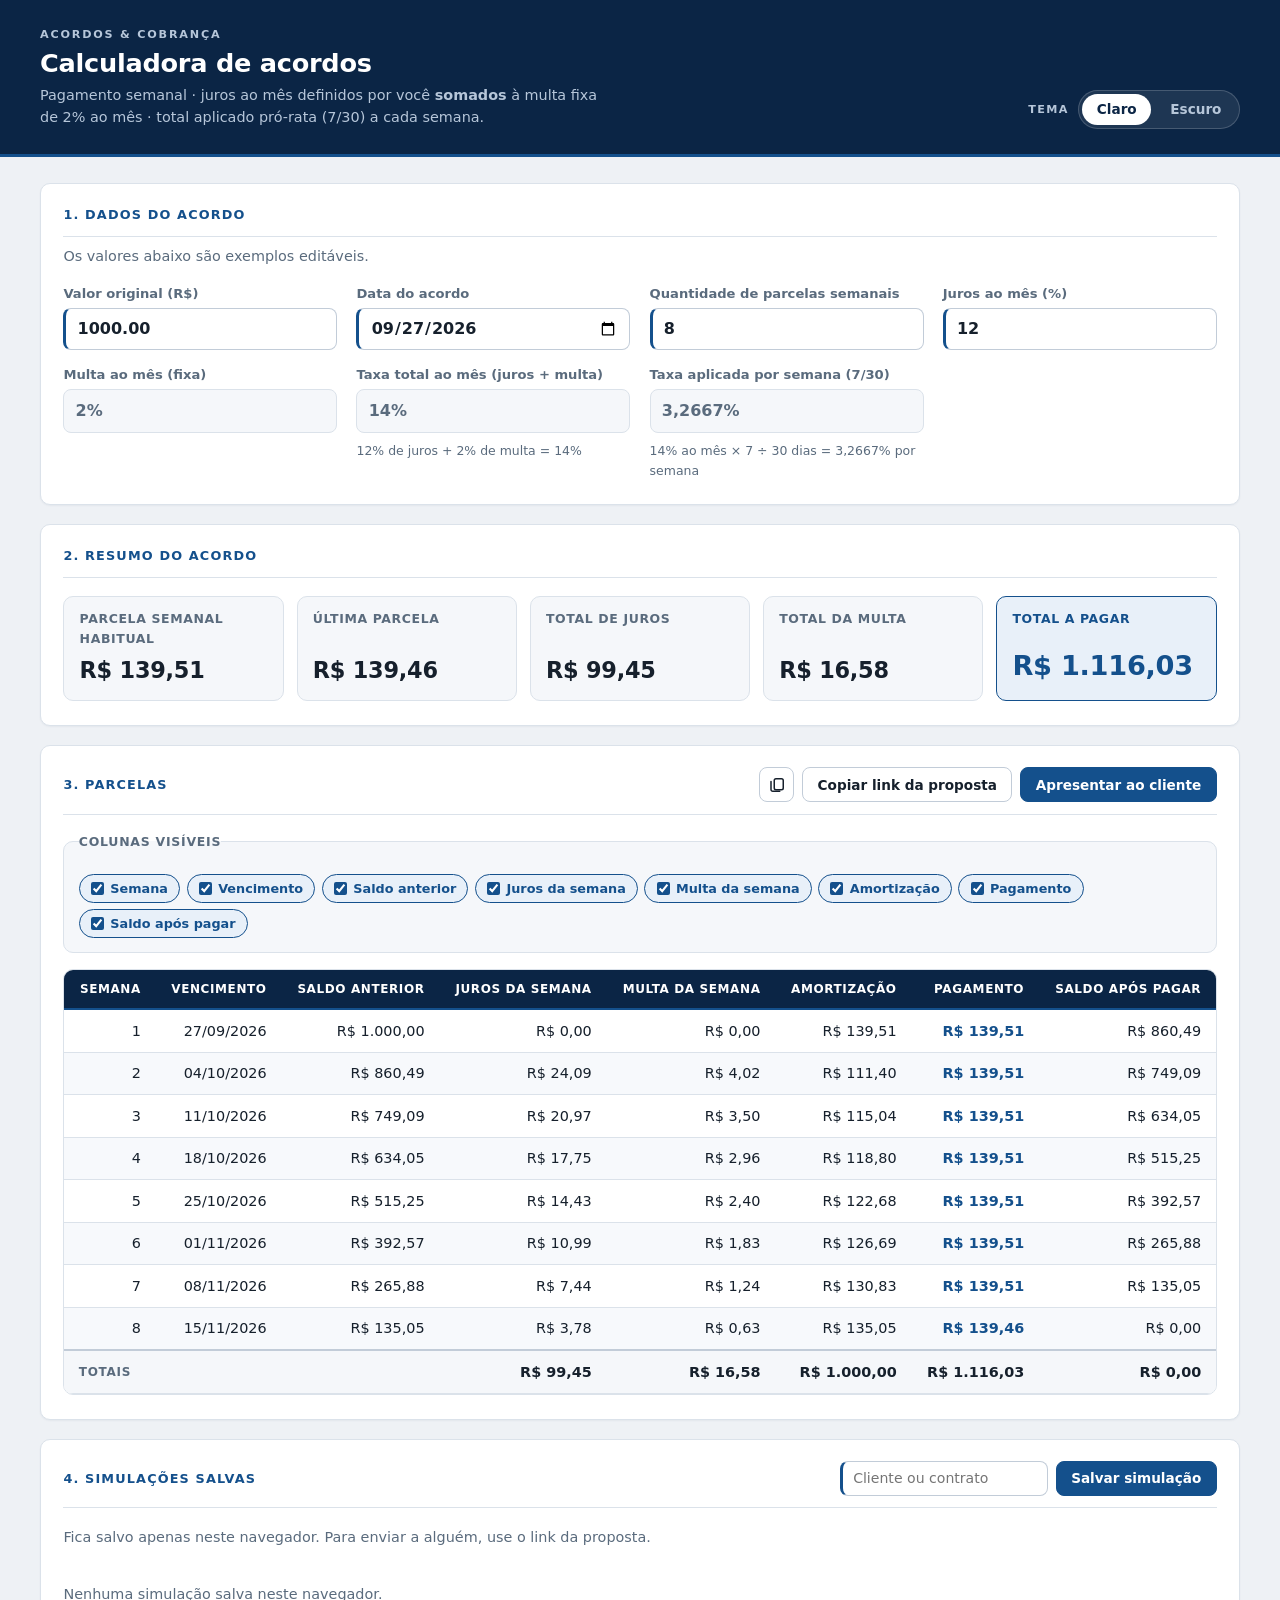
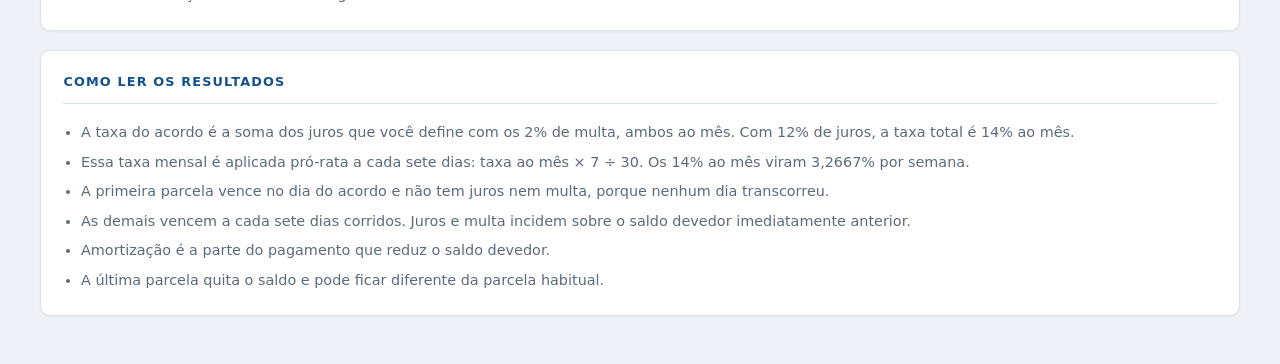
<file: index.html>
<!doctype html>
<html lang="pt-BR" data-tema="claro">
<head>
  <meta charset="utf-8">
  <meta name="viewport" content="width=device-width, initial-scale=1">
  <title>Calculadora de acordos com juros e multa</title>
  <link rel="stylesheet" href="styles.css">
</head>
<body>
  <a class="pular" href="#resultados">Pular para os resultados</a>

  <header class="cabecalho">
    <div>
      <p class="marca">Acordos &amp; cobrança</p>
      <h1>Calculadora de acordos</h1>
      <p class="apoio">Pagamento semanal · juros ao mês definidos por você <strong>somados</strong> à multa fixa de 2% ao mês · total aplicado pró-rata (7/30) a cada semana.</p>
    </div>

    <div class="controles">
      <div class="grupo-controle" role="group" aria-label="Tema de cores">
        <span class="rotulo-controle" id="rotulo-tema">Tema</span>
        <div class="botoes">
          <button type="button" class="botao botao--ativo" data-tema="claro" aria-pressed="true" aria-describedby="rotulo-tema">Claro</button>
          <button type="button" class="botao" data-tema="escuro" aria-pressed="false" aria-describedby="rotulo-tema">Escuro</button>
        </div>
      </div>
    </div>
  </header>

  <main class="conteudo">
    <section class="bloco" aria-labelledby="titulo-entradas">
      <h2 id="titulo-entradas">1. Dados do acordo</h2>
      <p class="apoio">Os valores abaixo são exemplos editáveis.</p>

      <div class="campos">
        <div class="campo">
          <label for="valor">Valor original (R$)</label>
          <input id="valor" type="number" min="0" step="0.01" value="1000.00" inputmode="decimal" autocomplete="off">
        </div>

        <div class="campo">
          <label for="data">Data do acordo</label>
          <input id="data" type="date" value="2026-09-27" autocomplete="off">
        </div>

        <div class="campo">
          <label for="parcelas">Quantidade de parcelas semanais</label>
          <input id="parcelas" type="number" min="1" step="1" value="8" inputmode="numeric" autocomplete="off">
        </div>

        <div class="campo">
          <label for="juros">Juros ao mês (%)</label>
          <input id="juros" type="number" min="0" step="0.01" value="12" inputmode="decimal" autocomplete="off">
        </div>

        <div class="campo campo--calculado">
          <span class="rotulo">Multa ao mês (fixa)</span>
          <output id="multa-mensal">2%</output>
        </div>

        <div class="campo campo--calculado">
          <span class="rotulo">Taxa total ao mês (juros + multa)</span>
          <output id="taxa-total" aria-describedby="dica-taxa-total">14%</output>
          <p class="dica" id="dica-taxa-total">12% de juros + 2% de multa</p>
        </div>

        <div class="campo campo--calculado">
          <span class="rotulo">Taxa aplicada por semana (7/30)</span>
          <output id="taxa-semana" aria-describedby="dica-taxa-semana">3,2667%</output>
          <p class="dica" id="dica-taxa-semana">14% ao mês × 7 ÷ 30 dias</p>
        </div>
      </div>

      <p id="mensagem" class="mensagem" role="status" aria-live="polite" hidden></p>
    </section>

    <section id="resultados" class="bloco" aria-labelledby="titulo-resumo">
      <h2 id="titulo-resumo">2. Resumo do acordo</h2>
      <dl class="resumo">
        <div>
          <dt>Parcela semanal habitual</dt>
          <dd id="parcela-habitual">—</dd>
        </div>
        <div>
          <dt>Última parcela</dt>
          <dd id="ultima-parcela">—</dd>
        </div>
        <div>
          <dt>Total de juros</dt>
          <dd id="total-juros">—</dd>
        </div>
        <div>
          <dt>Total da multa</dt>
          <dd id="total-multa">—</dd>
        </div>
        <div class="destaque">
          <dt>Total a pagar</dt>
          <dd id="total-pagar">—</dd>
        </div>
      </dl>
    </section>

    <section class="bloco" aria-labelledby="titulo-parcelas">
      <div class="titulo-acao">
        <h2 id="titulo-parcelas">3. Parcelas</h2>
        <div class="acoes">
          <span id="aviso-copia" class="aviso-copia" role="status" aria-live="polite" hidden>Tabela copiada</span>
          <button type="button" id="copiar-tabela" class="botao botao--icone" title="Copiar tabela para colar no Excel" aria-label="Copiar tabela para colar no Excel">
            <svg class="icone icone--copiar" viewBox="0 0 16 16" width="16" height="16" aria-hidden="true" focusable="false">
              <rect x="5.25" y="1.75" width="9" height="11" rx="1.75"></rect>
              <path d="M10.75 14.25h-7a1.75 1.75 0 0 1-1.75-1.75V4.5"></path>
            </svg>
            <svg class="icone icone--feito" viewBox="0 0 16 16" width="16" height="16" aria-hidden="true" focusable="false" hidden>
              <path d="M2.75 8.5 6.25 12l7-8"></path>
            </svg>
          </button>
          <button type="button" id="copiar-link" class="botao">Copiar link da proposta</button>
          <button type="button" id="abrir-apresentacao" class="botao botao--destaque">Apresentar ao cliente</button>
        </div>
      </div>
      <p id="mensagem-parcelas" class="mensagem mensagem--instrucao" role="status" aria-live="polite" hidden></p>

      <fieldset class="colunas">
        <legend class="colunas__titulo">Colunas visíveis</legend>
        <div class="colunas__lista" id="colunas-tabela"></div>
      </fieldset>

      <div class="tabela-rolagem" tabindex="0" role="region" aria-label="Tabela de parcelas, rolagem horizontal disponível">
        <table class="tabela">
          <caption class="oculto-visual">Vencimentos, encargos, amortização e saldo de cada parcela</caption>
          <thead>
            <tr id="cabecalho-parcelas"></tr>
          </thead>
          <tbody id="corpo-parcelas"></tbody>
          <tfoot id="rodape-parcelas"></tfoot>
        </table>
      </div>
    </section>

    <section class="bloco" aria-labelledby="titulo-simulacoes">
      <div class="titulo-acao">
        <h2 id="titulo-simulacoes">4. Simulações salvas</h2>
        <div class="acoes">
          <label class="oculto-visual" for="nome-simulacao">Identificação da simulação</label>
          <input id="nome-simulacao" type="text" maxlength="60" placeholder="Cliente ou contrato" autocomplete="off">
          <button type="button" id="salvar-simulacao" class="botao botao--destaque">Salvar simulação</button>
        </div>
      </div>

      <p class="apoio">Fica salvo apenas neste navegador. Para enviar a alguém, use o link da proposta.</p>
      <p id="mensagem-simulacoes" class="mensagem mensagem--instrucao" role="status" aria-live="polite" hidden></p>

      <ul id="lista-simulacoes" class="simulacoes"></ul>
      <p id="vazio-simulacoes" class="apoio simulacoes__vazio">Nenhuma simulação salva neste navegador.</p>
    </section>

    <section class="bloco" aria-labelledby="titulo-ajuda">
      <h2 id="titulo-ajuda">Como ler os resultados</h2>
      <ul class="ajuda">
        <li>A taxa do acordo é a soma dos juros que você define com os 2% de multa, ambos ao mês. Com 12% de juros, a taxa total é 14% ao mês.</li>
        <li>Essa taxa mensal é aplicada pró-rata a cada sete dias: taxa ao mês × 7 ÷ 30. Os 14% ao mês viram 3,2667% por semana.</li>
        <li>A primeira parcela vence no dia do acordo e não tem juros nem multa, porque nenhum dia transcorreu.</li>
        <li>As demais vencem a cada sete dias corridos. Juros e multa incidem sobre o saldo devedor imediatamente anterior.</li>
        <li>Amortização é a parte do pagamento que reduz o saldo devedor.</li>
        <li>A última parcela quita o saldo e pode ficar diferente da parcela habitual.</li>
      </ul>
    </section>
  </main>

  <div id="apresentacao" class="apresentacao" role="dialog" aria-modal="true" aria-labelledby="titulo-apresentacao" hidden>
    <div class="apresentacao__barra">
      <button type="button" id="copiar-link-apresentacao" class="botao">Copiar link da proposta</button>
      <button type="button" id="imprimir-apresentacao" class="botao">Imprimir ou salvar em PDF</button>
      <button type="button" id="fechar-apresentacao" class="botao botao--destaque">Fechar (Esc)</button>
    </div>

    <div class="apresentacao__folha">
      <h2 id="titulo-apresentacao">Proposta de acordo</h2>

      <dl class="apresentacao__resumo">
        <div>
          <dt>Valor do acordo</dt>
          <dd id="ap-valor">—</dd>
        </div>
        <div>
          <dt>Pagamentos semanais</dt>
          <dd id="ap-parcelas">—</dd>
        </div>
        <div>
          <dt>Valor da parcela</dt>
          <dd id="ap-parcela">—</dd>
        </div>
        <div class="destaque">
          <dt>Total a pagar</dt>
          <dd id="ap-total">—</dd>
        </div>
      </dl>

      <table class="apresentacao__tabela">
        <caption>Datas e valores de cada pagamento</caption>
        <thead>
          <tr>
            <th scope="col">Parcela</th>
            <th scope="col">Vencimento</th>
            <th scope="col">Valor a pagar</th>
          </tr>
        </thead>
        <tbody id="ap-corpo"></tbody>
      </table>

      <p class="apresentacao__nota">
        Pagamentos semanais. A primeira parcela vence na data do acordo e não tem juros nem multa.
        Nas semanas seguintes incidem <span id="ap-juros">—</span> de juros ao mês e 2% de multa ao mês sobre o
        saldo devedor, cobrados proporcionalmente aos sete dias de cada parcela
        (<span id="ap-taxa-semana">—</span> por semana).
      </p>
    </div>
  </div>

  <script src="src/calculadora.js"></script>
  <script src="src/proposta.js"></script>
  <script src="src/tabela.js"></script>
  <script src="src/app.js"></script>
</body>
</html>
</file>
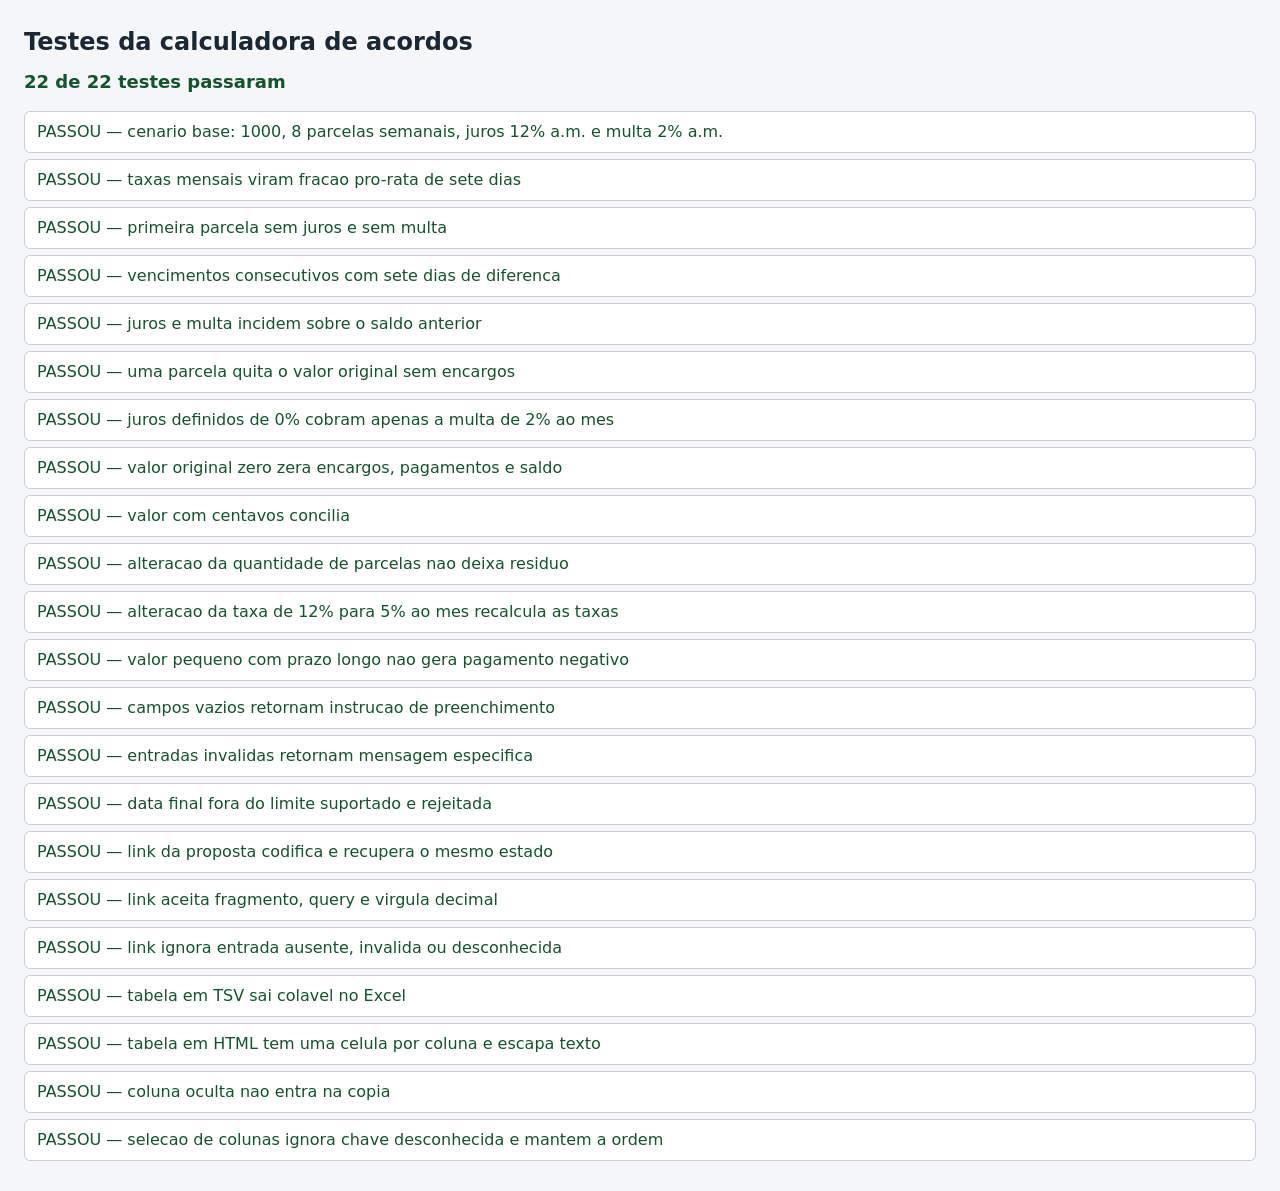
<file: tests/tests.html>
<!doctype html>
<html lang="pt-BR">
<head>
  <meta charset="utf-8">
  <meta name="viewport" content="width=device-width, initial-scale=1">
  <title>Testes — Calculadora de acordos</title>
  <style>
    body {
      margin: 0;
      padding: 24px;
      background: #f4f6f8;
      color: #1b2733;
      font-family: "Segoe UI", system-ui, -apple-system, Arial, sans-serif;
      font-size: 16px;
      line-height: 1.5;
    }
    h1 { font-size: 24px; margin: 0 0 8px; }
    #resumo { font-size: 18px; font-weight: 700; margin: 0 0 16px; }
    ul { list-style: none; margin: 0; padding: 0; }
    li { padding: 8px 12px; border-radius: 6px; margin-bottom: 6px; background: #fff; border: 1px solid #c7ced6; }
    .ok { color: #14532d; }
    .falha { color: #8a1c1c; }
  </style>
</head>
<body>
  <h1>Testes da calculadora de acordos</h1>
  <p id="resumo">Executando…</p>
  <ul id="resultado"></ul>
  <script src="../src/calculadora.js"></script>
  <script src="../src/proposta.js"></script>
  <script src="../src/tabela.js"></script>
  <script src="tests.js"></script>
</body>
</html>
</file>
<file: styles.css>
:root {
  --fundo: #eef1f5;
  --superficie: #ffffff;
  --superficie-alt: #f5f7fa;
  --texto: #16202c;
  --apoio: #5a6b7d;
  --borda: #dbe2ea;
  --borda-forte: #c2ccd8;
  --navy: #0b2545;
  --navy-texto: #ffffff;
  --navy-apoio: #b6c6d9;
  --acento: #14508c;
  --acento-suave: #e8f0f9;
  --acento-texto: #ffffff;
  --entrada-fundo: #ffffff;
  --entrada-texto: #16202c;
  --foco: #14508c;
  --erro: #9b2226;
  --erro-fundo: #fdecec;
  --instrucao: #14508c;
  --instrucao-fundo: #e8f0f9;
  --ok: #1e6b3a;
  --ok-fundo: #eaf4ec;
  --zebra: #f7f9fc;
  --sombra: 0 1px 2px rgba(11, 37, 69, 0.06), 0 8px 24px rgba(11, 37, 69, 0.06);
  --sombra-suave: 0 1px 2px rgba(11, 37, 69, 0.05);
  --raio: 10px;
}

html[data-tema="escuro"] {
  --fundo: #0b1119;
  --superficie: #141d28;
  --superficie-alt: #1b2634;
  --texto: #eef3f9;
  --apoio: #a3b3c5;
  --borda: #27333f;
  --borda-forte: #36475a;
  --navy: #0d1b2c;
  --navy-texto: #eef3f9;
  --navy-apoio: #8fa4bb;
  --acento: #7fb0ee;
  --acento-suave: #16283d;
  --acento-texto: #08121e;
  --entrada-fundo: #101927;
  --entrada-texto: #eef3f9;
  --foco: #7fb0ee;
  --erro: #ff9b9b;
  --erro-fundo: #3a1414;
  --instrucao: #a9caf3;
  --instrucao-fundo: #16283d;
  --ok: #8fd4a6;
  --ok-fundo: #122a1c;
  --zebra: #18222f;
  --sombra: 0 1px 2px rgba(0, 0, 0, 0.4), 0 10px 28px rgba(0, 0, 0, 0.35);
  --sombra-suave: 0 1px 2px rgba(0, 0, 0, 0.35);
}

html {
  font-size: 16px;
  background: var(--fundo);
}

* {
  box-sizing: border-box;
}

[hidden] {
  display: none !important;
}

body {
  margin: 0;
  padding: 0 0 3rem;
  background: var(--fundo);
  color: var(--texto);
  font-family: "Segoe UI", system-ui, -apple-system, "Helvetica Neue", Arial, sans-serif;
  font-size: 1rem;
  line-height: 1.55;
  -webkit-font-smoothing: antialiased;
}

h1 {
  margin: 0;
  font-size: 1.6rem;
  font-weight: 650;
  letter-spacing: -0.01em;
  line-height: 1.2;
}

h2 {
  margin: 0;
  font-size: 0.8rem;
  font-weight: 700;
  text-transform: uppercase;
  letter-spacing: 0.09em;
  color: var(--acento);
}

.apoio {
  margin: 0;
  color: var(--apoio);
  font-size: 0.9rem;
}

.oculto-visual {
  position: absolute;
  width: 1px;
  height: 1px;
  overflow: hidden;
  clip: rect(0 0 0 0);
  white-space: nowrap;
}

.pular {
  position: absolute;
  left: -9999px;
  top: 0;
  background: var(--acento);
  color: var(--acento-texto);
  padding: 0.6rem 1rem;
  border-radius: 0 0 var(--raio) 0;
  font-weight: 600;
}

.pular:focus {
  left: 0;
  z-index: 30;
}

:focus-visible {
  outline: 2px solid var(--foco);
  outline-offset: 2px;
}

.cabecalho {
  display: flex;
  flex-wrap: wrap;
  gap: 1rem 2rem;
  align-items: flex-end;
  justify-content: space-between;
  background: var(--navy);
  color: var(--navy-texto);
  border-bottom: 3px solid var(--acento);
  padding: 1.6rem clamp(1rem, 4vw, 2.5rem);
  margin-bottom: 1.6rem;
}

.cabecalho h1 {
  color: var(--navy-texto);
}

.cabecalho .apoio {
  color: var(--navy-apoio);
  margin-top: 0.35rem;
  max-width: 62ch;
}

.marca {
  margin: 0 0 0.3rem;
  font-size: 0.7rem;
  font-weight: 700;
  text-transform: uppercase;
  letter-spacing: 0.16em;
  color: var(--navy-apoio);
}

.controles {
  display: flex;
  flex-wrap: wrap;
  gap: 1rem;
}

.grupo-controle {
  display: flex;
  align-items: center;
  gap: 0.6rem;
}

.rotulo-controle {
  font-weight: 600;
  color: var(--navy-apoio);
  font-size: 0.7rem;
  text-transform: uppercase;
  letter-spacing: 0.12em;
}

.botoes {
  display: flex;
  gap: 0.3rem;
  background: rgba(255, 255, 255, 0.08);
  border: 1px solid rgba(255, 255, 255, 0.18);
  border-radius: 999px;
  padding: 0.2rem;
}

.botao {
  font-family: inherit;
  font-size: 0.85rem;
  font-weight: 600;
  color: var(--texto);
  background: var(--superficie);
  border: 1px solid var(--borda-forte);
  border-radius: 8px;
  padding: 0.45rem 0.9rem;
  cursor: pointer;
  min-height: 2.2rem;
  transition: background 120ms ease, color 120ms ease, border-color 120ms ease;
}

.botao:hover {
  border-color: var(--acento);
}

.botoes .botao {
  background: transparent;
  border: none;
  border-radius: 999px;
  color: var(--navy-apoio);
  padding: 0.35rem 0.9rem;
  min-height: 1.9rem;
}

.botoes .botao:hover {
  color: var(--navy-texto);
}

.botoes .botao--ativo {
  background: var(--superficie);
  color: var(--navy);
}

html[data-tema="escuro"] .botoes .botao--ativo {
  background: var(--acento);
  color: var(--acento-texto);
}

.conteudo {
  display: grid;
  gap: 1.2rem;
  max-width: 82rem;
  margin: 0 auto;
  padding: 0 clamp(1rem, 4vw, 2.5rem);
}

.conteudo > *,
.tabela-rolagem {
  min-width: 0;
}

.bloco {
  background: var(--superficie);
  border: 1px solid var(--borda);
  border-radius: var(--raio);
  box-shadow: var(--sombra-suave);
  padding: 1.3rem 1.4rem 1.5rem;
}

.bloco > h2 {
  padding-bottom: 0.7rem;
  margin-bottom: 1.1rem;
  border-bottom: 1px solid var(--borda);
}

.bloco > h2 + .apoio {
  margin: -0.6rem 0 1.1rem;
}

.campos {
  display: grid;
  grid-template-columns: repeat(auto-fit, minmax(min(14rem, 100%), 1fr));
  gap: 1rem 1.2rem;
}

.campo {
  display: flex;
  flex-direction: column;
  gap: 0.35rem;
}

label,
.rotulo {
  font-weight: 600;
  font-size: 0.82rem;
  color: var(--apoio);
  line-height: 1.35;
}

input {
  width: 100%;
  padding: 0.55rem 0.7rem;
  font-family: inherit;
  font-size: 1rem;
  font-weight: 600;
  font-variant-numeric: tabular-nums;
  color: var(--entrada-texto);
  background: var(--entrada-fundo);
  border: 1px solid var(--borda-forte);
  border-left: 3px solid var(--acento);
  border-radius: 8px;
  min-height: 2.6rem;
}

input:hover {
  border-color: var(--acento);
  border-left-color: var(--acento);
}

.campo--calculado {
  justify-content: flex-start;
}

output {
  display: block;
  padding: 0.55rem 0.7rem;
  border: 1px solid var(--borda);
  border-radius: 8px;
  background: var(--superficie-alt);
  color: var(--apoio);
  font-size: 1rem;
  font-weight: 600;
  font-variant-numeric: tabular-nums;
  min-height: 2.6rem;
}

.dica {
  margin: 0.15rem 0 0;
  color: var(--apoio);
  font-size: 0.78rem;
  font-variant-numeric: tabular-nums;
}

.resumo {
  margin: 0;
  display: grid;
  grid-template-columns: repeat(auto-fit, minmax(min(13rem, 100%), 1fr));
  gap: 0.8rem;
}

.resumo > div {
  display: flex;
  flex-direction: column;
  justify-content: space-between;
  border: 1px solid var(--borda);
  border-radius: var(--raio);
  padding: 0.8rem 0.95rem;
  background: var(--superficie-alt);
}

.resumo dt {
  color: var(--apoio);
  font-weight: 600;
  font-size: 0.78rem;
  text-transform: uppercase;
  letter-spacing: 0.05em;
}

.resumo dd {
  margin: 0.3rem 0 0;
  font-size: 1.4rem;
  font-weight: 650;
  font-variant-numeric: tabular-nums;
  letter-spacing: -0.01em;
}

.resumo .destaque {
  border-color: var(--acento);
  background: var(--acento-suave);
}

.resumo .destaque dt {
  color: var(--acento);
}

.resumo .destaque dd {
  color: var(--instrucao);
  font-size: 1.7rem;
}

.mensagem {
  margin: 1.1rem 0 0;
  padding: 0.7rem 0.9rem;
  border-radius: 8px;
  border: 1px solid currentColor;
  border-left-width: 4px;
  font-weight: 600;
  font-size: 0.9rem;
}

.mensagem--instrucao {
  background: var(--instrucao-fundo);
  color: var(--instrucao);
}

.mensagem--erro {
  background: var(--erro-fundo);
  color: var(--erro);
}

.mensagem--erro::before {
  content: "⚠ ";
}

.colunas {
  margin: 0 0 1rem;
  padding: 0.8rem 0.9rem 0.9rem;
  border: 1px solid var(--borda);
  border-radius: var(--raio);
  background: var(--superficie-alt);
}

.colunas__titulo {
  padding: 0;
  font-size: 0.78rem;
  font-weight: 600;
  text-transform: uppercase;
  letter-spacing: 0.06em;
  color: var(--apoio);
}

.colunas__lista {
  margin-top: 0.6rem;
  display: flex;
  flex-wrap: wrap;
  gap: 0.4rem;
}

.coluna-chip {
  display: inline-flex;
  align-items: center;
  gap: 0.4rem;
  padding: 0.3rem 0.7rem;
  border: 1px solid var(--borda-forte);
  border-radius: 999px;
  background: var(--superficie);
  color: var(--apoio);
  font-size: 0.8rem;
  font-weight: 600;
  cursor: pointer;
}

.coluna-chip:hover {
  border-color: var(--acento);
}

.coluna-chip:has(input:checked) {
  border-color: var(--acento);
  background: var(--acento-suave);
  color: var(--instrucao);
}

.coluna-chip:has(input:disabled) {
  cursor: default;
  opacity: 0.75;
}

.coluna-chip input {
  width: auto;
  min-height: 0;
  margin: 0;
  padding: 0;
  border: none;
  accent-color: var(--acento);
}

.tabela-rolagem {
  border: 1px solid var(--borda);
  border-radius: var(--raio);
  overflow: auto;
  max-height: 30rem;
}

.tabela {
  border-collapse: collapse;
  width: 100%;
  min-width: 54rem;
  font-size: 0.9rem;
}

.tabela th,
.tabela td {
  padding: 0.6rem 0.9rem;
  border-bottom: 1px solid var(--borda);
  text-align: right;
  white-space: nowrap;
  font-variant-numeric: tabular-nums;
}

.tabela thead th {
  position: sticky;
  top: 0;
  z-index: 1;
  background: var(--navy);
  color: var(--navy-texto);
  font-size: 0.75rem;
  font-weight: 600;
  text-transform: uppercase;
  letter-spacing: 0.05em;
  border-bottom: 2px solid var(--acento);
}

.tabela tbody tr:nth-child(even) {
  background: var(--zebra);
}

.tabela tbody tr:hover {
  background: var(--acento-suave);
}

.tabela tbody td:nth-child(7) {
  font-weight: 650;
  color: var(--instrucao);
}

.tabela tfoot td {
  background: var(--superficie-alt);
  font-weight: 700;
  border-top: 2px solid var(--borda-forte);
  position: sticky;
  bottom: 0;
}

.tabela tfoot td:first-child {
  text-align: left;
  text-transform: uppercase;
  font-size: 0.75rem;
  letter-spacing: 0.06em;
  color: var(--apoio);
}

.ajuda {
  margin: 0;
  padding-left: 1.1rem;
  display: grid;
  gap: 0.45rem;
  color: var(--apoio);
  font-size: 0.9rem;
}

.titulo-acao {
  display: flex;
  flex-wrap: wrap;
  gap: 0.6rem 1.2rem;
  align-items: center;
  justify-content: space-between;
  padding-bottom: 0.7rem;
  margin-bottom: 1.1rem;
  border-bottom: 1px solid var(--borda);
}

.titulo-acao h2 {
  margin: 0;
  padding: 0;
  border: none;
}

.acoes {
  display: flex;
  flex-wrap: wrap;
  align-items: center;
  gap: 0.5rem;
}

.acoes input {
  width: auto;
  min-width: 13rem;
  min-height: 2.2rem;
  padding: 0.4rem 0.65rem;
  font-size: 0.88rem;
  font-weight: 500;
  border-left-width: 3px;
}

.simulacoes {
  list-style: none;
  margin: 1.1rem 0 0;
  padding: 0;
  display: grid;
  gap: 0.6rem;
}

.simulacao {
  display: flex;
  flex-wrap: wrap;
  align-items: center;
  justify-content: space-between;
  gap: 0.6rem 1rem;
  border: 1px solid var(--borda);
  border-left: 3px solid var(--acento);
  border-radius: var(--raio);
  background: var(--superficie-alt);
  padding: 0.7rem 0.9rem;
}

.simulacao__dados {
  min-width: 0;
}

.simulacao__nome {
  margin: 0;
  font-weight: 650;
  font-size: 0.95rem;
}

.simulacao__detalhe {
  margin: 0.15rem 0 0;
  color: var(--apoio);
  font-size: 0.85rem;
  font-variant-numeric: tabular-nums;
}

.simulacao__acoes {
  display: flex;
  gap: 0.4rem;
}

.simulacao__acoes .botao {
  padding: 0.35rem 0.8rem;
  min-height: 2rem;
  font-size: 0.8rem;
}

.simulacoes__vazio {
  margin-top: 1.1rem;
}

.botao--icone {
  display: inline-flex;
  align-items: center;
  justify-content: center;
  width: 2.2rem;
  min-height: 2.2rem;
  padding: 0;
}

.botao--icone svg {
  fill: none;
  stroke: currentColor;
  stroke-width: 1.5;
  stroke-linecap: round;
  stroke-linejoin: round;
}

.botao--feito {
  border-color: var(--ok);
  background: var(--ok-fundo);
  color: var(--ok);
}

.botao--falhou {
  border-color: var(--erro);
  background: var(--erro-fundo);
  color: var(--erro);
}

.aviso-copia {
  padding: 0.25rem 0.6rem;
  border-radius: 999px;
  background: var(--ok-fundo);
  color: var(--ok);
  font-size: 0.78rem;
  font-weight: 650;
  animation: surgir 160ms ease-out;
}

.aviso-copia--erro {
  background: var(--erro-fundo);
  color: var(--erro);
}

@keyframes surgir {
  from {
    opacity: 0;
    transform: translateX(6px);
  }
  to {
    opacity: 1;
    transform: none;
  }
}

@media (prefers-reduced-motion: reduce) {
  .aviso-copia {
    animation: none;
  }
}

.botao--destaque {
  background: var(--acento);
  color: var(--acento-texto);
  border-color: var(--acento);
}

.botao--destaque:hover {
  background: var(--navy);
  border-color: var(--navy);
  color: #ffffff;
}

.botao[disabled] {
  opacity: 0.5;
  cursor: not-allowed;
}

.com-apresentacao {
  overflow: hidden;
}

.apresentacao {
  position: fixed;
  inset: 0;
  z-index: 20;
  background: var(--fundo);
  display: flex;
  flex-direction: column;
  overflow: auto;
  padding: 1.5rem;
  gap: 1rem;
}

.apresentacao__barra {
  display: flex;
  flex-wrap: wrap;
  gap: 0.6rem;
  justify-content: flex-end;
}

.apresentacao__folha {
  width: 100%;
  max-width: min(58rem, 100%);
  margin: 0 auto;
  background: var(--superficie);
  border: 1px solid var(--borda);
  border-top: 4px solid var(--navy);
  border-radius: var(--raio);
  box-shadow: var(--sombra);
  padding: 2rem clamp(1.2rem, 4vw, 2.4rem) 2.2rem;
}

.apresentacao__folha h2 {
  font-size: 1.5rem;
  font-weight: 650;
  text-transform: none;
  letter-spacing: -0.01em;
  color: var(--texto);
  margin-bottom: 1.4rem;
  padding-bottom: 0.8rem;
  border-bottom: 1px solid var(--borda);
}

.apresentacao__resumo {
  margin: 0 0 1.6rem;
  display: grid;
  grid-template-columns: repeat(auto-fit, minmax(min(12rem, 100%), 1fr));
  gap: 0.8rem;
}

.apresentacao__resumo > div {
  border: 1px solid var(--borda);
  border-radius: var(--raio);
  padding: 0.85rem 1rem;
  background: var(--superficie-alt);
}

.apresentacao__resumo dt {
  font-weight: 600;
  font-size: 0.78rem;
  text-transform: uppercase;
  letter-spacing: 0.05em;
  color: var(--apoio);
}

.apresentacao__resumo dd {
  margin: 0.3rem 0 0;
  font-size: 1.5rem;
  font-weight: 650;
  font-variant-numeric: tabular-nums;
}

.apresentacao__resumo .destaque {
  border-color: var(--acento);
  background: var(--acento-suave);
}

.apresentacao__resumo .destaque dd {
  color: var(--instrucao);
  font-size: 1.75rem;
}

.apresentacao__tabela {
  width: 100%;
  border-collapse: collapse;
}

.apresentacao__tabela caption {
  text-align: left;
  font-weight: 600;
  font-size: 0.78rem;
  text-transform: uppercase;
  letter-spacing: 0.06em;
  color: var(--apoio);
  padding-bottom: 0.6rem;
}

.apresentacao__tabela th,
.apresentacao__tabela td {
  padding: 0.65rem 0.9rem;
  border-bottom: 1px solid var(--borda);
  font-size: 1rem;
  text-align: left;
}

.apresentacao__tabela thead th {
  background: var(--navy);
  color: var(--navy-texto);
  font-size: 0.75rem;
  font-weight: 600;
  text-transform: uppercase;
  letter-spacing: 0.05em;
  border-bottom: 2px solid var(--acento);
}

.apresentacao__tabela th:last-child,
.apresentacao__tabela td:last-child {
  text-align: right;
  font-variant-numeric: tabular-nums;
  font-weight: 650;
}

.apresentacao__tabela tbody tr:nth-child(even) {
  background: var(--zebra);
}

.apresentacao__nota {
  margin: 1.4rem 0 0;
  padding-top: 1rem;
  border-top: 1px solid var(--borda);
  color: var(--apoio);
  font-size: 0.85rem;
}

@media (max-width: 40rem) {
  .cabecalho {
    align-items: flex-start;
  }

  .resumo dd {
    font-size: 1.25rem;
  }
}

@media print {
  body {
    background: #ffffff;
    color: #000000;
  }

  .cabecalho,
  .conteudo,
  .pular,
  .apresentacao__barra {
    display: none !important;
  }

  .apresentacao {
    position: static;
    padding: 0;
    background: #ffffff;
    overflow: visible;
  }

  .apresentacao__folha {
    border: none;
    box-shadow: none;
    padding: 0;
    max-width: none;
  }

  .apresentacao__tabela thead th {
    background: #ffffff;
    color: #000000;
    border-bottom: 2px solid #000000;
  }

  .apresentacao__tabela tbody tr {
    break-inside: avoid;
  }
}
</file>
